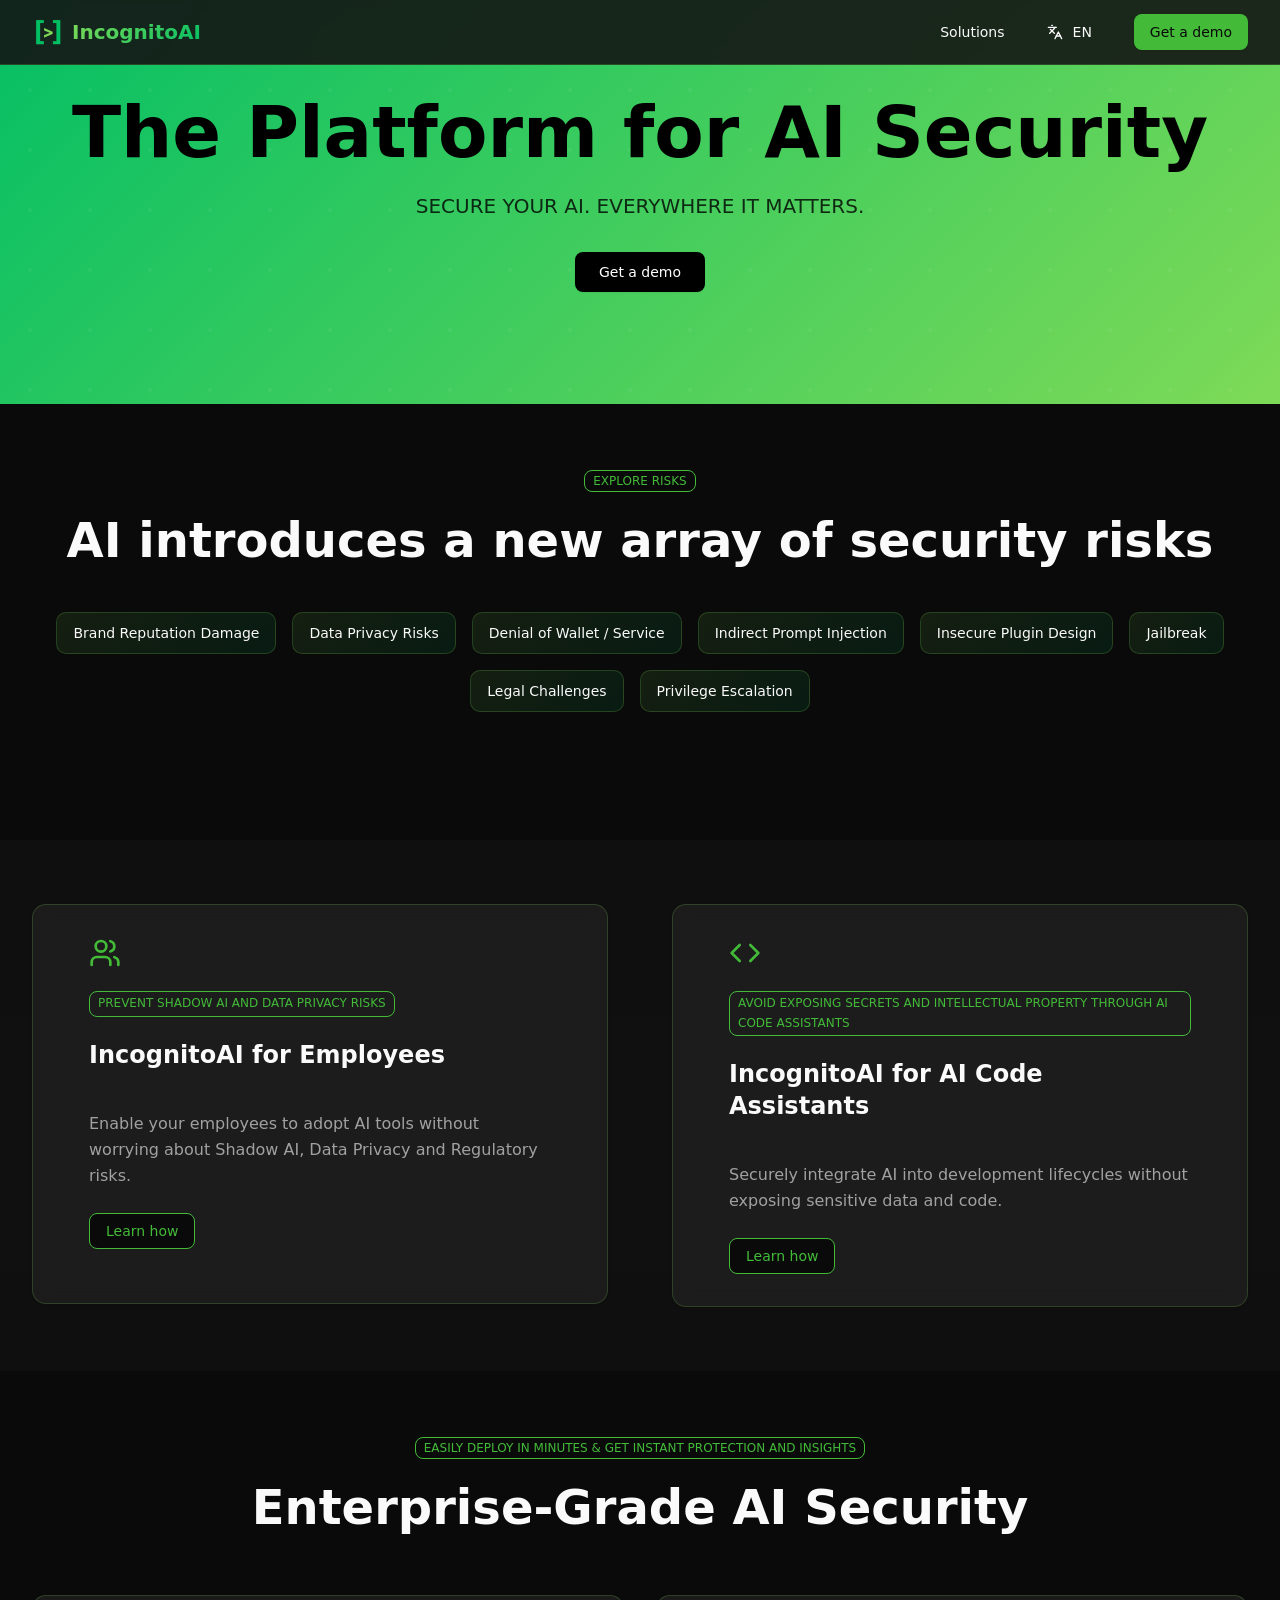
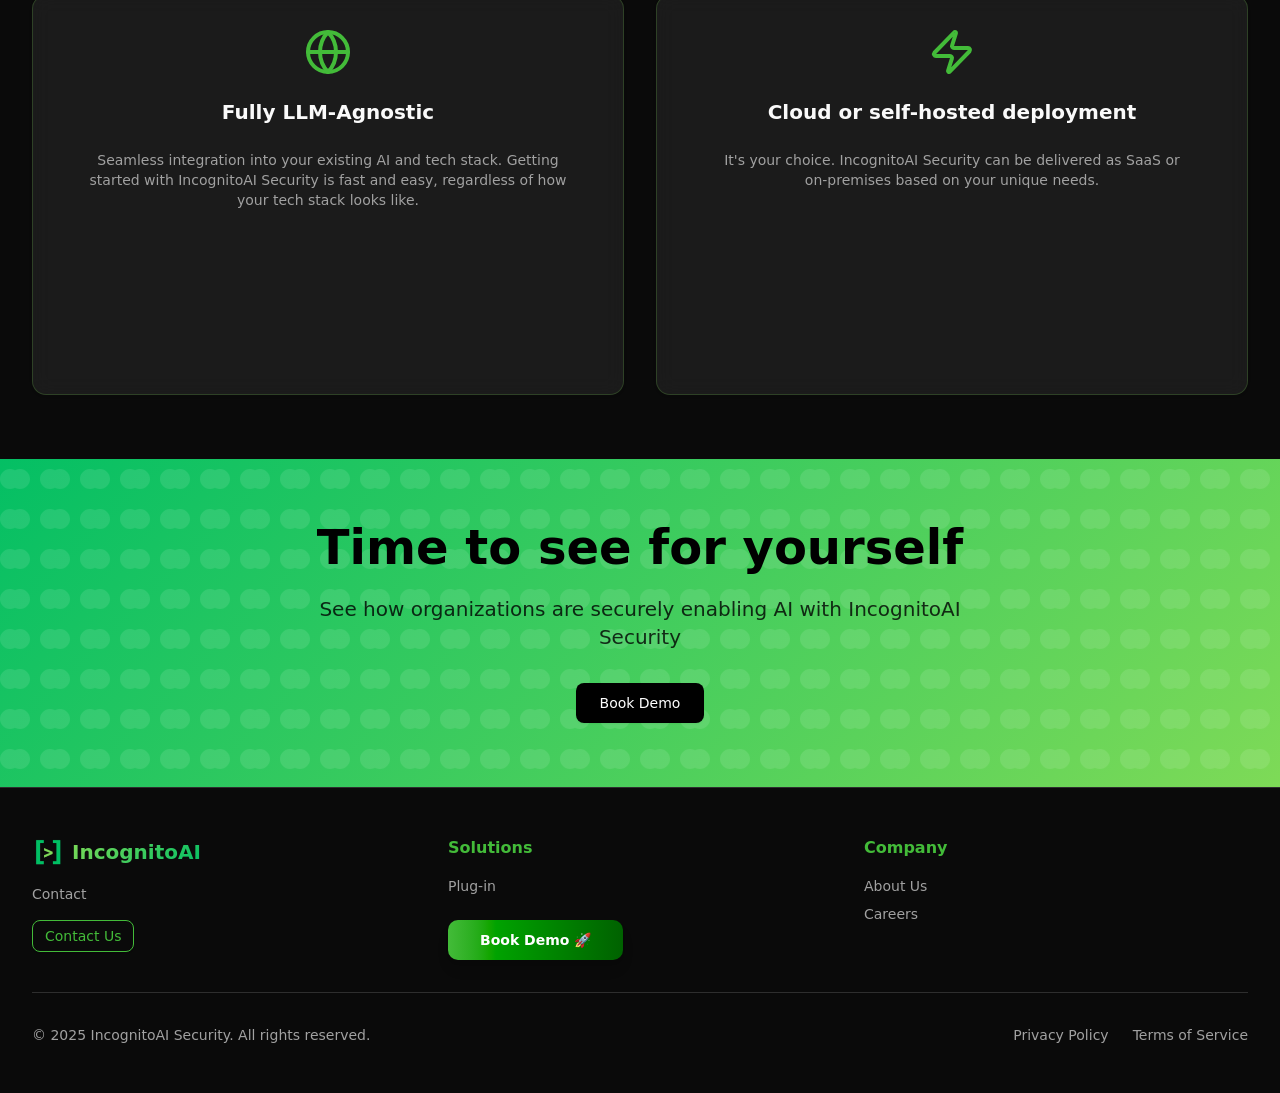
<file: index.html>
<!DOCTYPE html>

<html lang="en">
<head>
<meta charset="utf-8"/>
<link href="favicon.ico" rel="icon" type="image/x-icon"/>
<meta content="width=device-width, initial-scale=1.0" name="viewport"/>
<title>AI Security Company | Manage GenAI Risks &amp; Secure LLM Apps - IncognitoAI</title>
<script crossorigin="" src="assets/index-M_n89wtz.js" type="module"></script>
<link crossorigin="" href="assets/index-D5ntdLSk.css" rel="stylesheet"/>
<meta content="IncognitoAI — proteggi i tuoi prompt: anonimizzazione &amp; re-iniezione dei dati sensibili per l’uso sicuro di LLM in azienda." name="description"/><meta content="IncognitoAI — Prompt Security per LLM" property="og:title"/><meta content="Anonimizzazione e re-iniezione dei dati sensibili nei prompt per LLM." property="og:description"/><meta content="website" property="og:type"/><meta content="summary_large_image" name="twitter:card"/></head>
<body>
<div id="root"></div>
</body>
</html>
</file>
